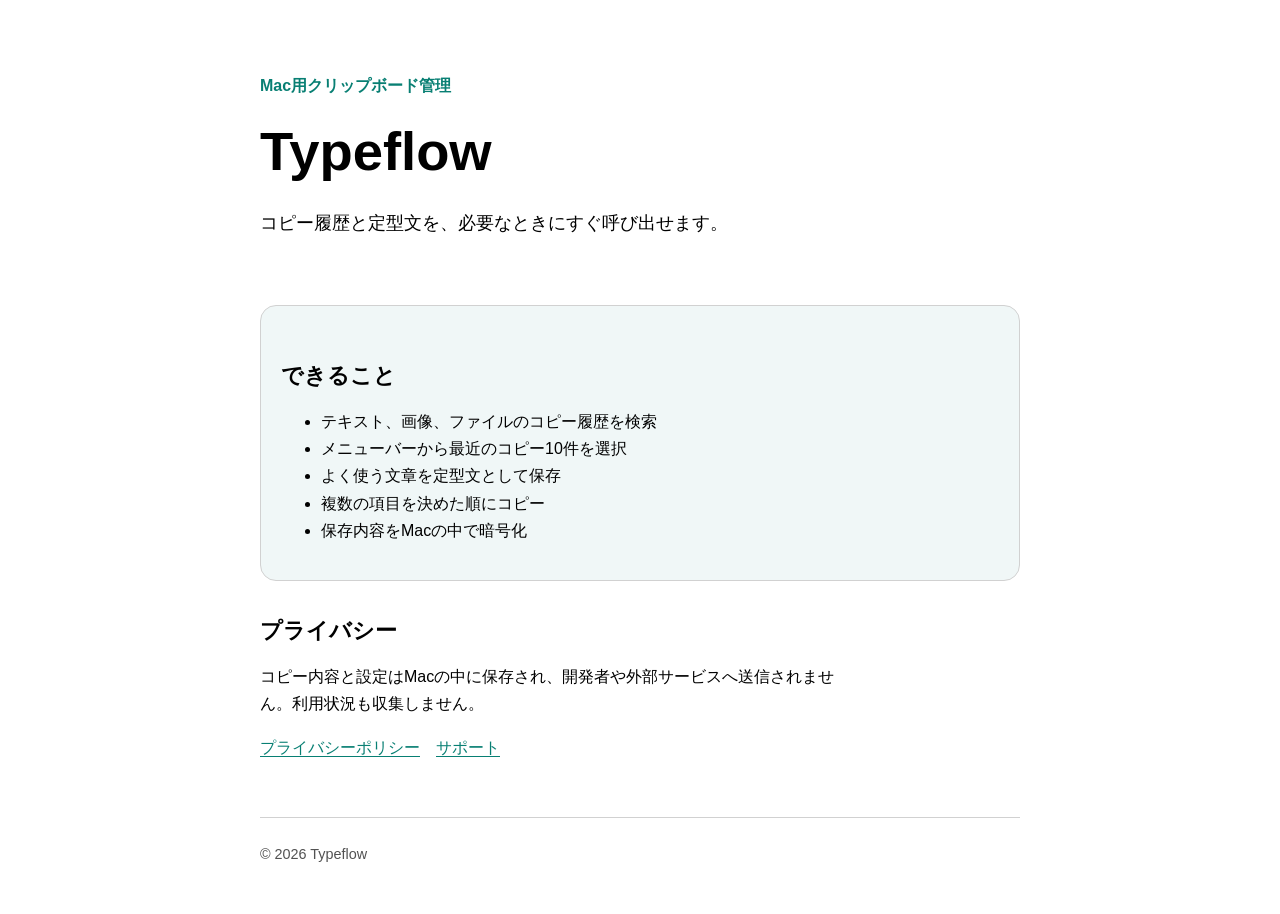
<file: index.html>
<!doctype html>
<html lang="ja">
<head>
  <meta charset="utf-8">
  <meta name="viewport" content="width=device-width, initial-scale=1">
  <meta name="description" content="Typeflowの公式サポート情報です。">
  <title>Typeflow</title>
  <link rel="stylesheet" href="styles.css">
</head>
<body>
  <header>
    <p class="eyebrow">Mac用クリップボード管理</p>
    <h1>Typeflow</h1>
    <p class="lead">コピー履歴と定型文を、必要なときにすぐ呼び出せます。</p>
  </header>
  <main>
    <section class="card">
      <h2>できること</h2>
      <ul>
        <li>テキスト、画像、ファイルのコピー履歴を検索</li>
        <li>メニューバーから最近のコピー10件を選択</li>
        <li>よく使う文章を定型文として保存</li>
        <li>複数の項目を決めた順にコピー</li>
        <li>保存内容をMacの中で暗号化</li>
      </ul>
    </section>
    <h2>プライバシー</h2>
    <p>コピー内容と設定はMacの中に保存され、開発者や外部サービスへ送信されません。利用状況も収集しません。</p>
    <nav class="nav" aria-label="関連ページ">
      <a href="privacy.html">プライバシーポリシー</a>
      <a href="support.html">サポート</a>
    </nav>
  </main>
  <footer>© 2026 Typeflow</footer>
</body>
</html>
</file>
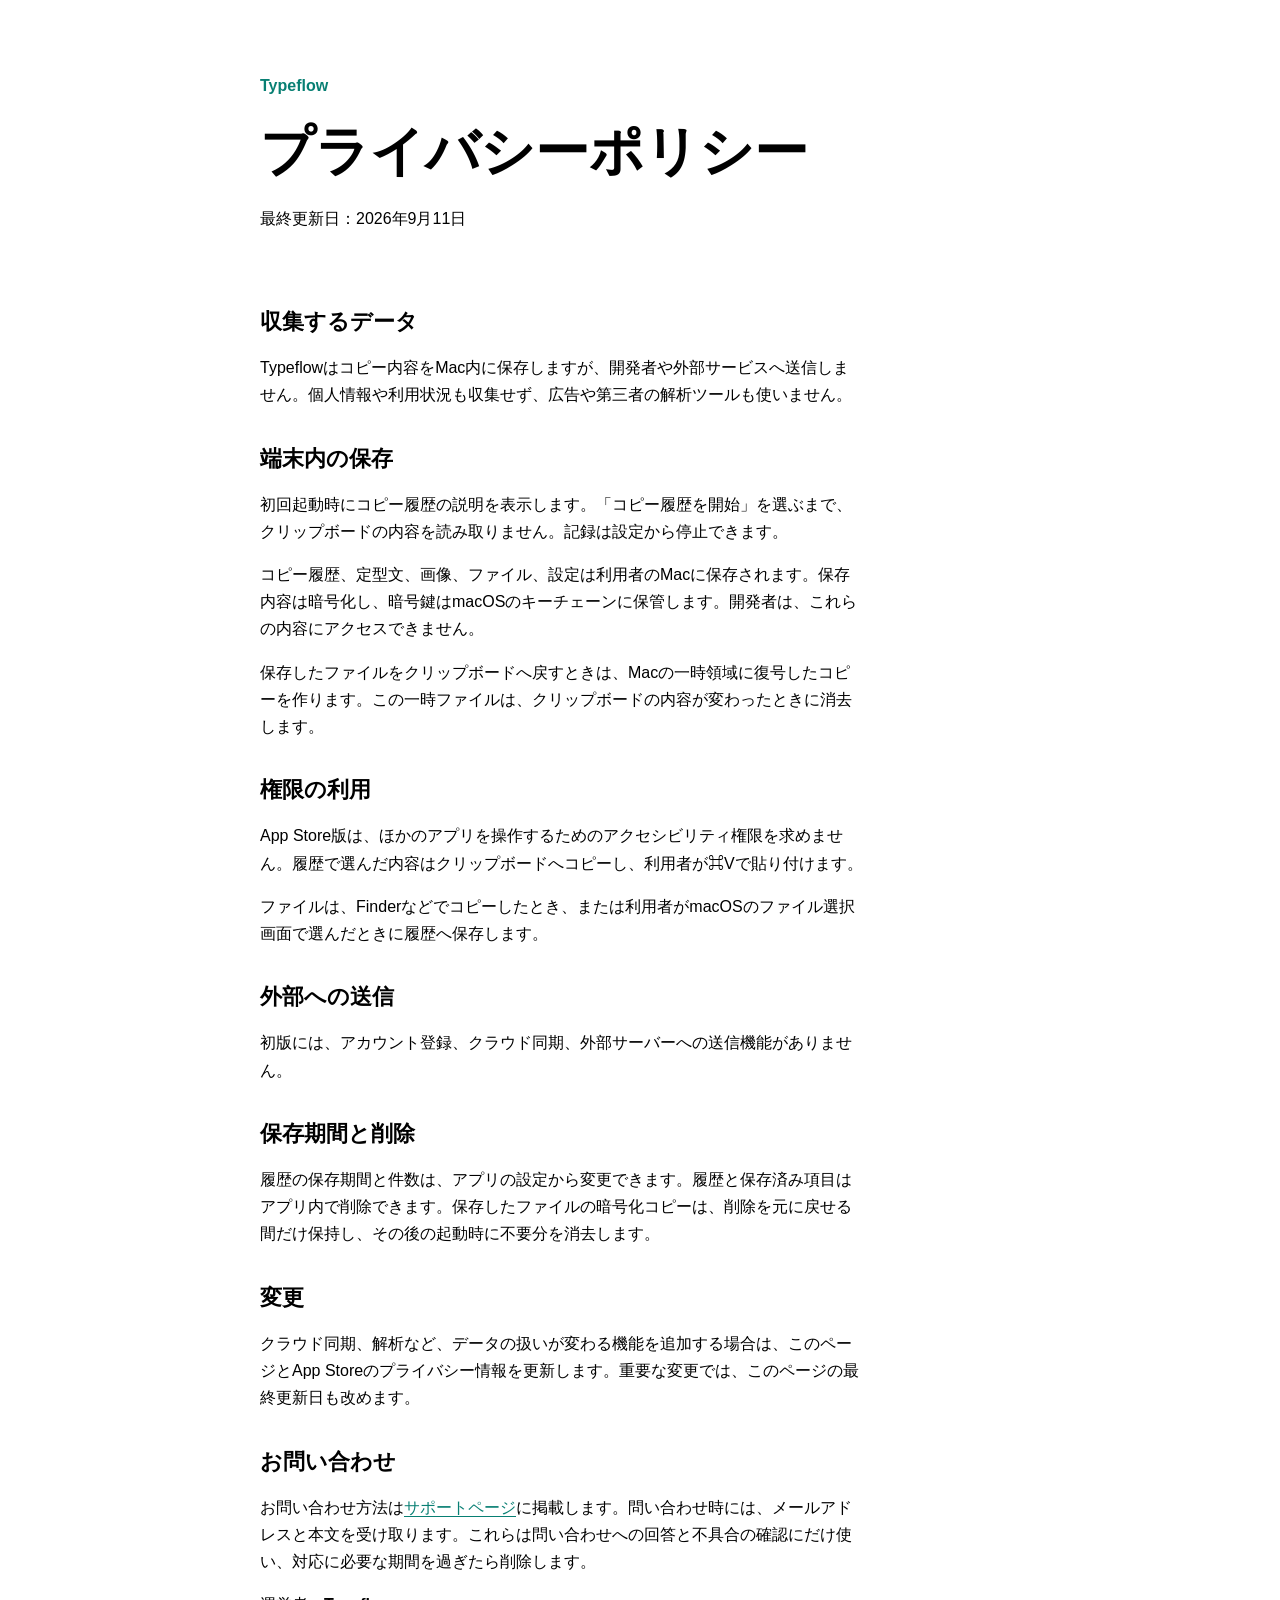
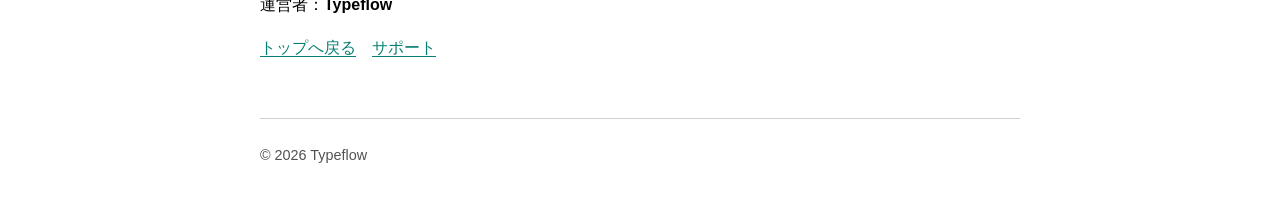
<file: privacy.html>
<!doctype html>
<html lang="ja">
<head>
  <meta charset="utf-8">
  <meta name="viewport" content="width=device-width, initial-scale=1">
  <meta name="description" content="Typeflowのプライバシーポリシーです。">
  <title>プライバシーポリシー | Typeflow</title>
  <link rel="stylesheet" href="styles.css">
</head>
<body>
  <header>
    <p class="eyebrow">Typeflow</p>
    <h1>プライバシーポリシー</h1>
    <p>最終更新日：2026年9月11日</p>
  </header>
  <main>
    <h2>収集するデータ</h2>
    <p>Typeflowはコピー内容をMac内に保存しますが、開発者や外部サービスへ送信しません。個人情報や利用状況も収集せず、広告や第三者の解析ツールも使いません。</p>

    <h2>端末内の保存</h2>
    <p>初回起動時にコピー履歴の説明を表示します。「コピー履歴を開始」を選ぶまで、クリップボードの内容を読み取りません。記録は設定から停止できます。</p>
    <p>コピー履歴、定型文、画像、ファイル、設定は利用者のMacに保存されます。保存内容は暗号化し、暗号鍵はmacOSのキーチェーンに保管します。開発者は、これらの内容にアクセスできません。</p>
    <p>保存したファイルをクリップボードへ戻すときは、Macの一時領域に復号したコピーを作ります。この一時ファイルは、クリップボードの内容が変わったときに消去します。</p>

    <h2>権限の利用</h2>
    <p>App Store版は、ほかのアプリを操作するためのアクセシビリティ権限を求めません。履歴で選んだ内容はクリップボードへコピーし、利用者が⌘Vで貼り付けます。</p>
    <p>ファイルは、Finderなどでコピーしたとき、または利用者がmacOSのファイル選択画面で選んだときに履歴へ保存します。</p>

    <h2>外部への送信</h2>
    <p>初版には、アカウント登録、クラウド同期、外部サーバーへの送信機能がありません。</p>

    <h2>保存期間と削除</h2>
    <p>履歴の保存期間と件数は、アプリの設定から変更できます。履歴と保存済み項目はアプリ内で削除できます。保存したファイルの暗号化コピーは、削除を元に戻せる間だけ保持し、その後の起動時に不要分を消去します。</p>

    <h2>変更</h2>
    <p>クラウド同期、解析など、データの扱いが変わる機能を追加する場合は、このページとApp Storeのプライバシー情報を更新します。重要な変更では、このページの最終更新日も改めます。</p>

    <h2>お問い合わせ</h2>
    <p>お問い合わせ方法は<a href="support.html">サポートページ</a>に掲載します。問い合わせ時には、メールアドレスと本文を受け取ります。これらは問い合わせへの回答と不具合の確認にだけ使い、対応に必要な期間を過ぎたら削除します。</p>
    <p>運営者：<strong>Typeflow</strong></p>
    <nav class="nav" aria-label="関連ページ">
      <a href="index.html">トップへ戻る</a>
      <a href="support.html">サポート</a>
    </nav>
  </main>
  <footer>© 2026 Typeflow</footer>
</body>
</html>
</file>
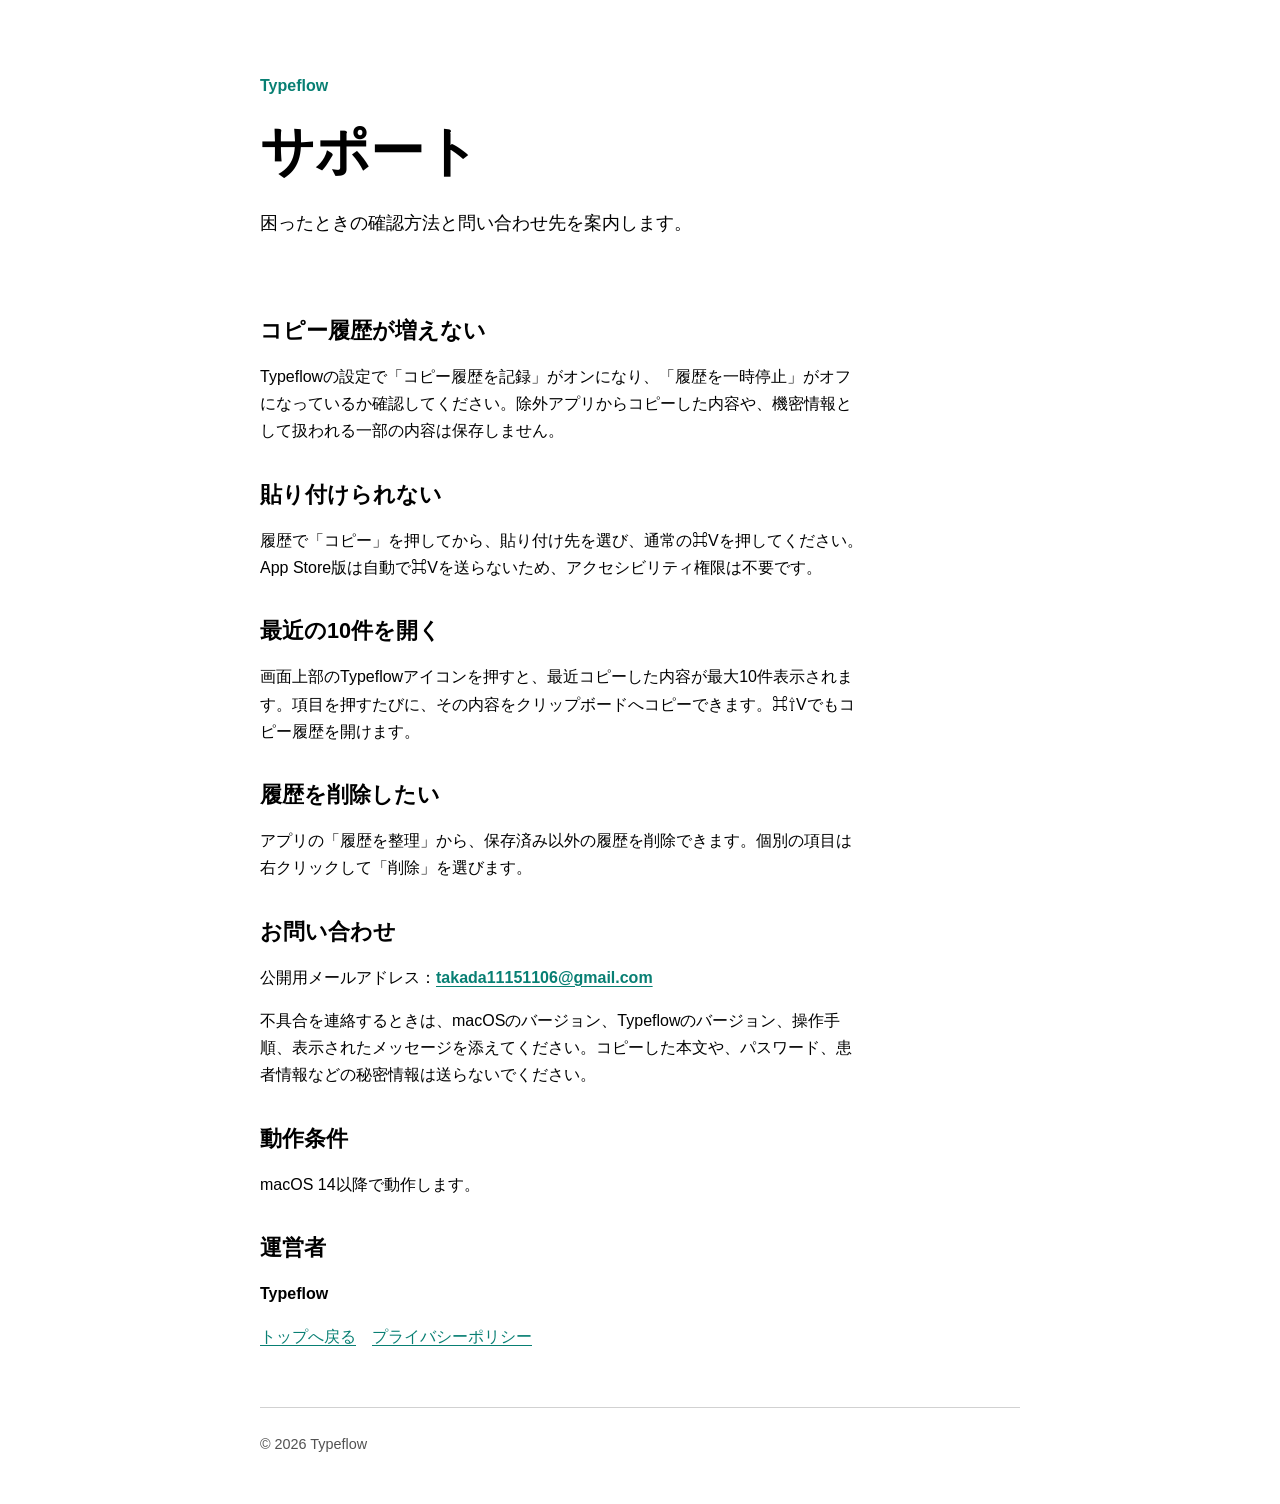
<file: support.html>
<!doctype html>
<html lang="ja">
<head>
  <meta charset="utf-8">
  <meta name="viewport" content="width=device-width, initial-scale=1">
  <meta name="description" content="Typeflowの使い方と問い合わせ先です。">
  <title>サポート | Typeflow</title>
  <link rel="stylesheet" href="styles.css">
</head>
<body>
  <header>
    <p class="eyebrow">Typeflow</p>
    <h1>サポート</h1>
    <p class="lead">困ったときの確認方法と問い合わせ先を案内します。</p>
  </header>
  <main>
    <h2>コピー履歴が増えない</h2>
    <p>Typeflowの設定で「コピー履歴を記録」がオンになり、「履歴を一時停止」がオフになっているか確認してください。除外アプリからコピーした内容や、機密情報として扱われる一部の内容は保存しません。</p>

    <h2>貼り付けられない</h2>
    <p>履歴で「コピー」を押してから、貼り付け先を選び、通常の⌘Vを押してください。App Store版は自動で⌘Vを送らないため、アクセシビリティ権限は不要です。</p>

    <h2>最近の10件を開く</h2>
    <p>画面上部のTypeflowアイコンを押すと、最近コピーした内容が最大10件表示されます。項目を押すたびに、その内容をクリップボードへコピーできます。⌘⇧Vでもコピー履歴を開けます。</p>

    <h2>履歴を削除したい</h2>
    <p>アプリの「履歴を整理」から、保存済み以外の履歴を削除できます。個別の項目は右クリックして「削除」を選びます。</p>

    <h2>お問い合わせ</h2>
    <p>公開用メールアドレス：<strong><a href="mailto:takada11151106@gmail.com">takada11151106@gmail.com</a></strong></p>
    <p>不具合を連絡するときは、macOSのバージョン、Typeflowのバージョン、操作手順、表示されたメッセージを添えてください。コピーした本文や、パスワード、患者情報などの秘密情報は送らないでください。</p>

    <h2>動作条件</h2>
    <p>macOS 14以降で動作します。</p>

    <h2>運営者</h2>
    <p><strong>Typeflow</strong></p>

    <nav class="nav" aria-label="関連ページ">
      <a href="index.html">トップへ戻る</a>
      <a href="privacy.html">プライバシーポリシー</a>
    </nav>
  </main>
  <footer>© 2026 Typeflow</footer>
</body>
</html>
</file>
<file: styles.css>
:root {
  color-scheme: light dark;
  font-family: -apple-system, BlinkMacSystemFont, "Hiragino Sans", "Yu Gothic", sans-serif;
  line-height: 1.7;
  --accent: #087f73;
  --surface: color-mix(in srgb, Canvas 94%, var(--accent));
  --border: color-mix(in srgb, CanvasText 18%, Canvas);
}

* { box-sizing: border-box; }

body {
  margin: 0;
  color: CanvasText;
  background: Canvas;
}

header, main, footer {
  width: min(760px, calc(100% - 40px));
  margin-inline: auto;
}

header { padding: 56px 0 24px; }
main { padding-bottom: 56px; }
footer {
  padding: 24px 0 48px;
  border-top: 1px solid var(--border);
  color: color-mix(in srgb, CanvasText 68%, Canvas);
  font-size: 0.9rem;
}

h1, h2 { line-height: 1.35; }
h1 { margin: 0 0 12px; font-size: clamp(2rem, 6vw, 3.4rem); }
h2 { margin-top: 2.2rem; font-size: 1.35rem; }
p, li { max-width: 68ch; }
a { color: var(--accent); text-underline-offset: 0.2em; }

.lead { font-size: 1.15rem; }
.card {
  padding: 20px;
  margin: 24px 0;
  background: var(--surface);
  border: 1px solid var(--border);
  border-radius: 16px;
}
.nav { display: flex; flex-wrap: wrap; gap: 16px; }
.eyebrow { color: var(--accent); font-weight: 700; }
.notice { border-left: 4px solid #b7791f; padding-left: 16px; }

@media (prefers-color-scheme: dark) {
  :root { --accent: #5eead4; }
}
</file>
